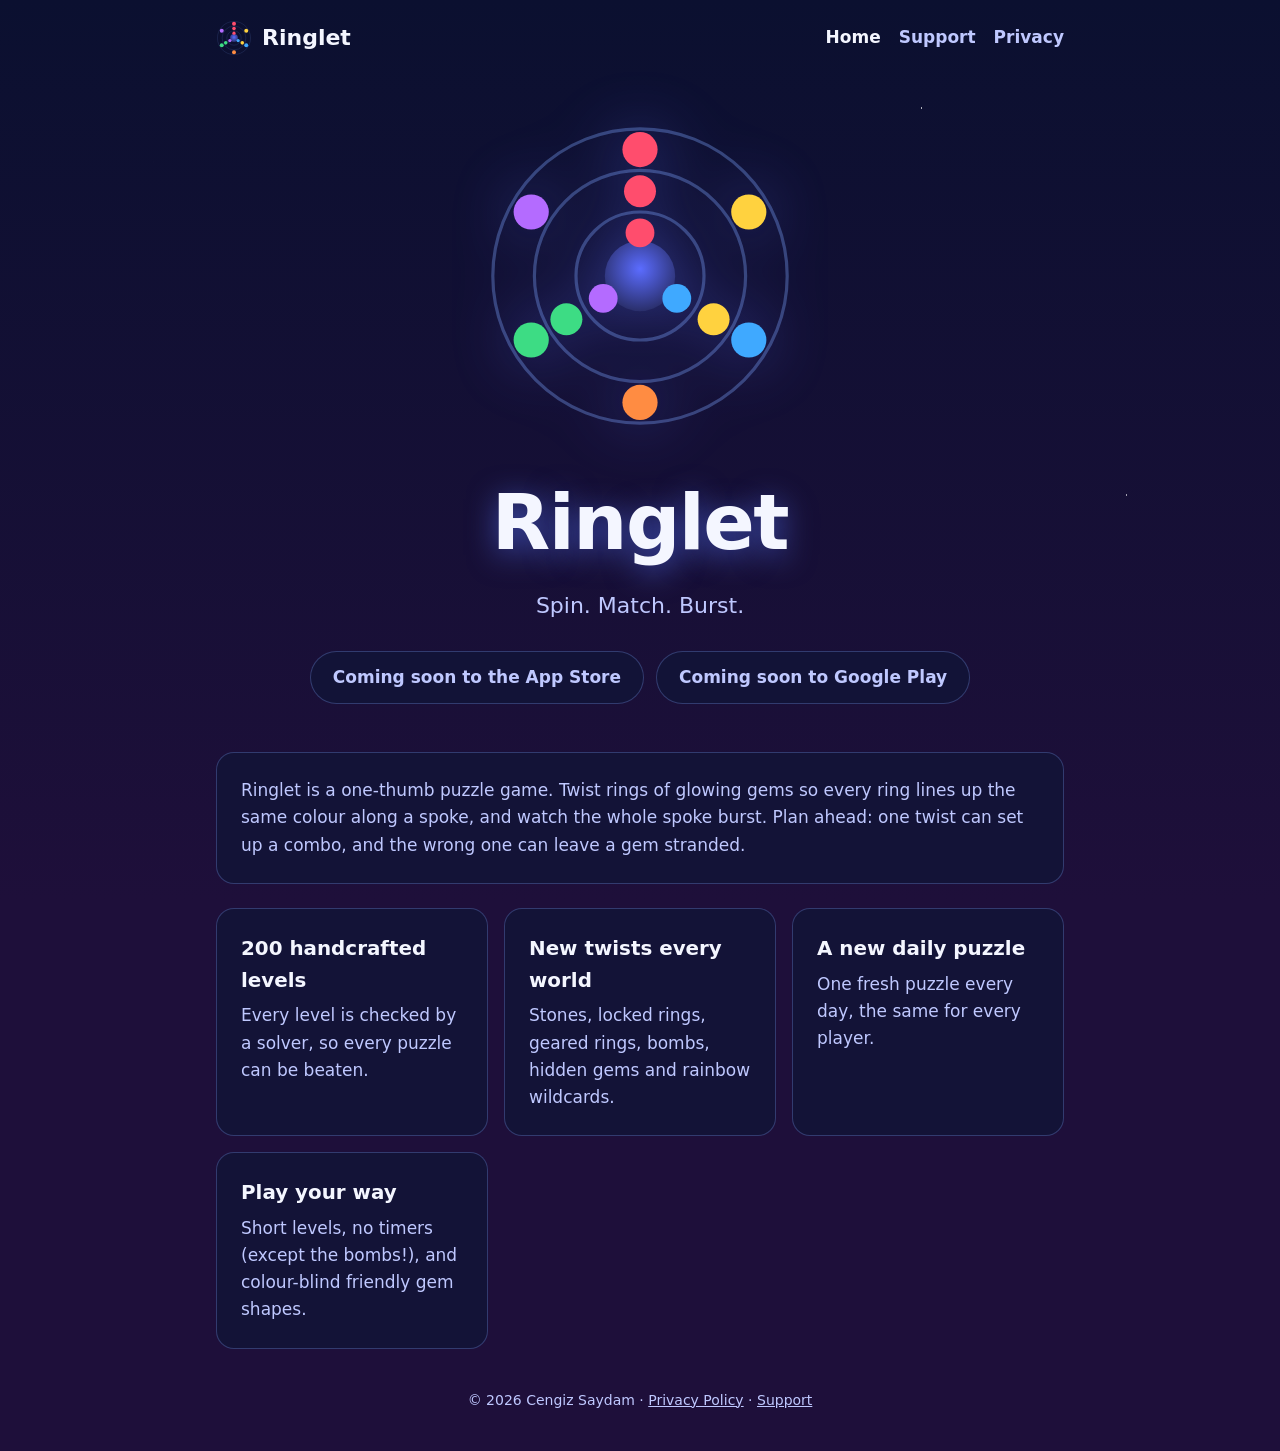
<file: index.html>
<!doctype html>
<html lang="en">
<head>
<meta charset="utf-8">
<meta name="viewport" content="width=device-width, initial-scale=1">
<title>Ringlet: Spin. Match. Burst.</title>
<meta name="description" content="Ringlet is a calm, clever puzzle game for iPhone and Android. Spin rings of glowing gems to line up colours and burst them.">
<meta name="theme-color" content="#0b1030">
<link rel="icon" href="logo.svg" type="image/svg+xml">
<link rel="stylesheet" href="style.css">
</head>
<body>
<header><div class="wrap">
  <a class="brand" href="index.html"><svg aria-hidden="true" xmlns="http://www.w3.org/2000/svg" viewBox="0 0 200 200" >
  <defs>
    <radialGradient id="hub" cx="50%" cy="40%" r="60%"><stop offset="0" stop-color="#5b6cff"/><stop offset="1" stop-color="#2a2f6b"/></radialGradient>
  </defs>
  <circle cx="100" cy="100" r="92" fill="none" stroke="#7fa6ff" stroke-opacity=".35" stroke-width="2"/>
  <circle cx="100" cy="100" r="66" fill="none" stroke="#7fa6ff" stroke-opacity=".35" stroke-width="2"/>
  <circle cx="100" cy="100" r="40" fill="none" stroke="#7fa6ff" stroke-opacity=".35" stroke-width="2"/>
  <circle cx="100" cy="100" r="22" fill="url(#hub)"/>
  <g>
    <circle cx="100" cy="21" r="11" fill="#ff4d6d"/><circle cx="100" cy="47" r="10" fill="#ff4d6d"/><circle cx="100" cy="73" r="9" fill="#ff4d6d"/>
    <circle cx="168" cy="140" r="11" fill="#3fa9ff"/><circle cx="146" cy="127" r="10" fill="#ffd23f"/><circle cx="123" cy="114" r="9" fill="#3fa9ff"/>
    <circle cx="32" cy="140" r="11" fill="#3ddc84"/><circle cx="54" cy="127" r="10" fill="#3ddc84"/><circle cx="77" cy="114" r="9" fill="#b46bff"/>
    <circle cx="168" cy="60" r="11" fill="#ffd23f"/><circle cx="32" cy="60" r="11" fill="#b46bff"/><circle cx="100" cy="179" r="11" fill="#ff8c42"/>
  </g>
</svg>
<span>Ringlet</span></a>
  <nav aria-label="Main"><a href="index.html" aria-current="page">Home</a><a href="support.html">Support</a><a href="privacy.html">Privacy</a></nav>
</div></header>
<main class="wrap">

<section class="hero">
  <svg aria-hidden="true" xmlns="http://www.w3.org/2000/svg" viewBox="0 0 200 200" role="img" aria-label="Ringlet">
  <defs>
    <radialGradient id="hub" cx="50%" cy="40%" r="60%"><stop offset="0" stop-color="#5b6cff"/><stop offset="1" stop-color="#2a2f6b"/></radialGradient>
  </defs>
  <circle cx="100" cy="100" r="92" fill="none" stroke="#7fa6ff" stroke-opacity=".35" stroke-width="2"/>
  <circle cx="100" cy="100" r="66" fill="none" stroke="#7fa6ff" stroke-opacity=".35" stroke-width="2"/>
  <circle cx="100" cy="100" r="40" fill="none" stroke="#7fa6ff" stroke-opacity=".35" stroke-width="2"/>
  <circle cx="100" cy="100" r="22" fill="url(#hub)"/>
  <g>
    <circle cx="100" cy="21" r="11" fill="#ff4d6d"/><circle cx="100" cy="47" r="10" fill="#ff4d6d"/><circle cx="100" cy="73" r="9" fill="#ff4d6d"/>
    <circle cx="168" cy="140" r="11" fill="#3fa9ff"/><circle cx="146" cy="127" r="10" fill="#ffd23f"/><circle cx="123" cy="114" r="9" fill="#3fa9ff"/>
    <circle cx="32" cy="140" r="11" fill="#3ddc84"/><circle cx="54" cy="127" r="10" fill="#3ddc84"/><circle cx="77" cy="114" r="9" fill="#b46bff"/>
    <circle cx="168" cy="60" r="11" fill="#ffd23f"/><circle cx="32" cy="60" r="11" fill="#b46bff"/><circle cx="100" cy="179" r="11" fill="#ff8c42"/>
  </g>
</svg>

  <h1>Ringlet</h1>
  <p class="tagline">Spin. Match. Burst.</p>
  <div class="badges">
    <span class="badge">Coming soon to the App Store</span>
    <span class="badge">Coming soon to Google Play</span>
  </div>
</section>

<section class="card">
  <p>Ringlet is a one-thumb puzzle game. Twist rings of glowing gems so every ring lines up the same colour along a spoke,
  and watch the whole spoke burst. Plan ahead: one twist can set up a combo, and the wrong one can leave a gem stranded.</p>
</section>

<section class="grid" aria-label="Features">
  <div class="card"><h3>200 handcrafted levels</h3><p>Every level is checked by a solver, so every puzzle can be beaten.</p></div>
  <div class="card"><h3>New twists every world</h3><p>Stones, locked rings, geared rings, bombs, hidden gems and rainbow wildcards.</p></div>
  <div class="card"><h3>A new daily puzzle</h3><p>One fresh puzzle every day, the same for every player.</p></div>
  <div class="card"><h3>Play your way</h3><p>Short levels, no timers (except the bombs!), and colour-blind friendly gem shapes.</p></div>
</section>

</main>
<footer><div class="wrap">
  &copy; 2026 Cengiz Saydam &middot; <a href="privacy.html">Privacy Policy</a> &middot; <a href="support.html">Support</a>
</div></footer>
</body>
</html>
</file>
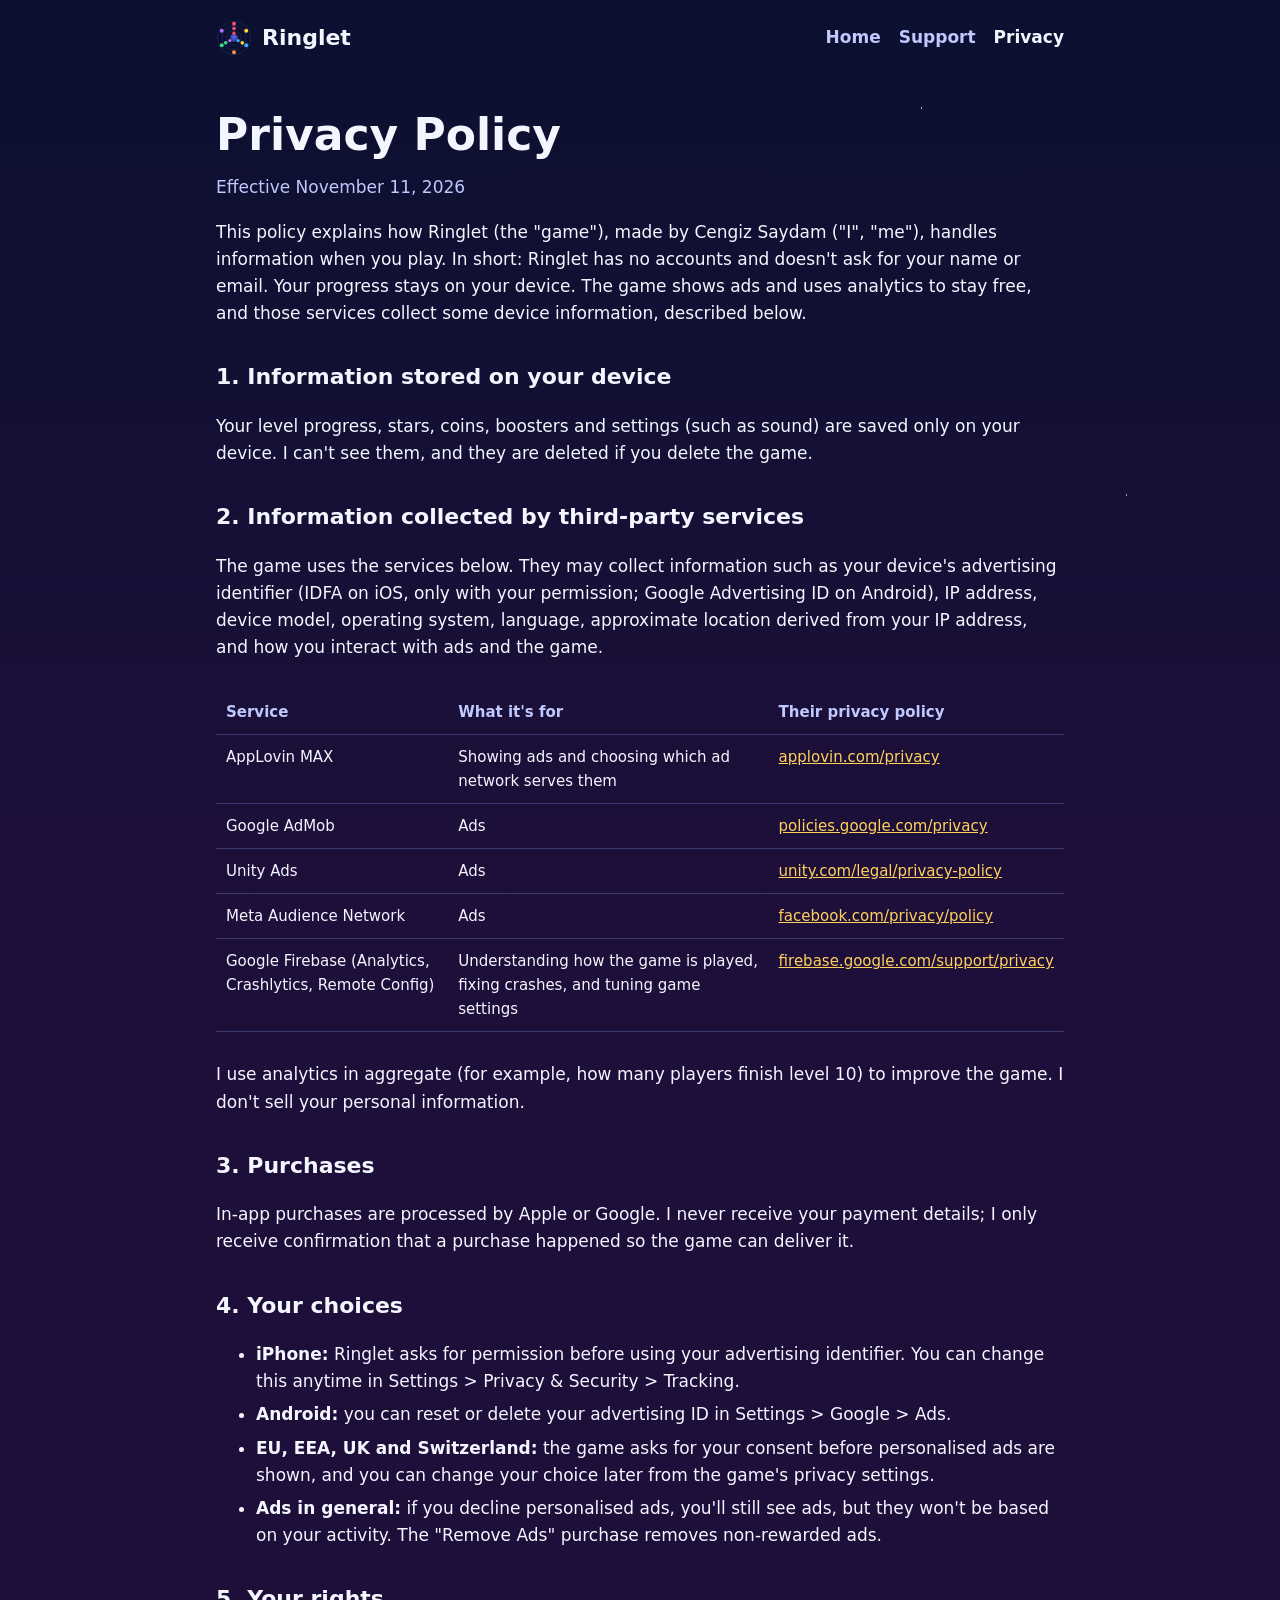
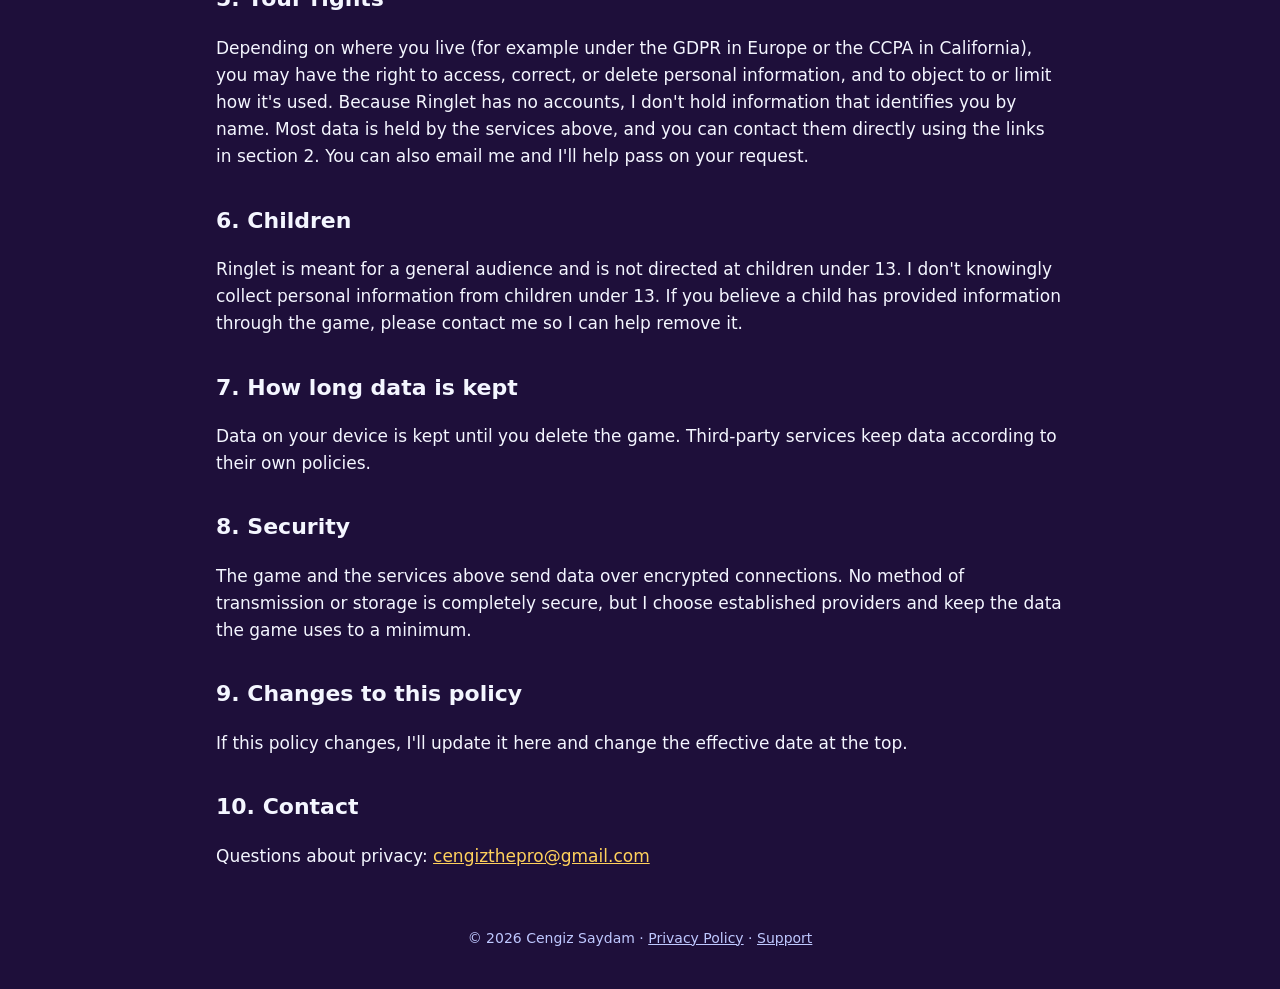
<file: privacy.html>
<!doctype html>
<html lang="en">
<head>
<meta charset="utf-8">
<meta name="viewport" content="width=device-width, initial-scale=1">
<title>Ringlet: Privacy Policy</title>
<meta name="description" content="How the Ringlet game handles your data.">
<meta name="theme-color" content="#0b1030">
<link rel="icon" href="logo.svg" type="image/svg+xml">
<link rel="stylesheet" href="style.css">
</head>
<body>
<header><div class="wrap">
  <a class="brand" href="index.html"><svg aria-hidden="true" xmlns="http://www.w3.org/2000/svg" viewBox="0 0 200 200" >
  <defs>
    <radialGradient id="hub" cx="50%" cy="40%" r="60%"><stop offset="0" stop-color="#5b6cff"/><stop offset="1" stop-color="#2a2f6b"/></radialGradient>
  </defs>
  <circle cx="100" cy="100" r="92" fill="none" stroke="#7fa6ff" stroke-opacity=".35" stroke-width="2"/>
  <circle cx="100" cy="100" r="66" fill="none" stroke="#7fa6ff" stroke-opacity=".35" stroke-width="2"/>
  <circle cx="100" cy="100" r="40" fill="none" stroke="#7fa6ff" stroke-opacity=".35" stroke-width="2"/>
  <circle cx="100" cy="100" r="22" fill="url(#hub)"/>
  <g>
    <circle cx="100" cy="21" r="11" fill="#ff4d6d"/><circle cx="100" cy="47" r="10" fill="#ff4d6d"/><circle cx="100" cy="73" r="9" fill="#ff4d6d"/>
    <circle cx="168" cy="140" r="11" fill="#3fa9ff"/><circle cx="146" cy="127" r="10" fill="#ffd23f"/><circle cx="123" cy="114" r="9" fill="#3fa9ff"/>
    <circle cx="32" cy="140" r="11" fill="#3ddc84"/><circle cx="54" cy="127" r="10" fill="#3ddc84"/><circle cx="77" cy="114" r="9" fill="#b46bff"/>
    <circle cx="168" cy="60" r="11" fill="#ffd23f"/><circle cx="32" cy="60" r="11" fill="#b46bff"/><circle cx="100" cy="179" r="11" fill="#ff8c42"/>
  </g>
</svg>
<span>Ringlet</span></a>
  <nav aria-label="Main"><a href="index.html">Home</a><a href="support.html">Support</a><a href="privacy.html" aria-current="page">Privacy</a></nav>
</div></header>
<main class="wrap">

<article>
<h1>Privacy Policy</h1>
<p class="meta">Effective November 11, 2026</p>

<p>This policy explains how Ringlet (the "game"), made by Cengiz Saydam ("I", "me"), handles information when you play.
In short: Ringlet has no accounts and doesn't ask for your name or email. Your progress stays on your device.
The game shows ads and uses analytics to stay free, and those services collect some device information, described below.</p>

<h2>1. Information stored on your device</h2>
<p>Your level progress, stars, coins, boosters and settings (such as sound) are saved only on your device. I can't see them, and they are deleted if you delete the game.</p>

<h2>2. Information collected by third-party services</h2>
<p>The game uses the services below. They may collect information such as your device's advertising identifier (IDFA on iOS, only with your permission; Google Advertising ID on Android), IP address, device model, operating system, language, approximate location derived from your IP address, and how you interact with ads and the game.</p>
<div class="table-scroll"><table>
<thead><tr><th>Service</th><th>What it's for</th><th>Their privacy policy</th></tr></thead>
<tbody>
<tr><td>AppLovin MAX</td><td>Showing ads and choosing which ad network serves them</td><td><a href="https://www.applovin.com/privacy/">applovin.com/privacy</a></td></tr>
<tr><td>Google AdMob</td><td>Ads</td><td><a href="https://policies.google.com/privacy">policies.google.com/privacy</a></td></tr>
<tr><td>Unity Ads</td><td>Ads</td><td><a href="https://unity.com/legal/privacy-policy">unity.com/legal/privacy-policy</a></td></tr>
<tr><td>Meta Audience Network</td><td>Ads</td><td><a href="https://www.facebook.com/privacy/policy/">facebook.com/privacy/policy</a></td></tr>
<tr><td>Google Firebase (Analytics, Crashlytics, Remote Config)</td><td>Understanding how the game is played, fixing crashes, and tuning game settings</td><td><a href="https://firebase.google.com/support/privacy">firebase.google.com/support/privacy</a></td></tr>
</tbody></table></div>
<p>I use analytics in aggregate (for example, how many players finish level 10) to improve the game. I don't sell your personal information.</p>

<h2>3. Purchases</h2>
<p>In-app purchases are processed by Apple or Google. I never receive your payment details; I only receive confirmation that a purchase happened so the game can deliver it.</p>

<h2>4. Your choices</h2>
<ul>
<li><strong>iPhone:</strong> Ringlet asks for permission before using your advertising identifier. You can change this anytime in Settings &gt; Privacy &amp; Security &gt; Tracking.</li>
<li><strong>Android:</strong> you can reset or delete your advertising ID in Settings &gt; Google &gt; Ads.</li>
<li><strong>EU, EEA, UK and Switzerland:</strong> the game asks for your consent before personalised ads are shown, and you can change your choice later from the game's privacy settings.</li>
<li><strong>Ads in general:</strong> if you decline personalised ads, you'll still see ads, but they won't be based on your activity. The "Remove Ads" purchase removes non-rewarded ads.</li>
</ul>

<h2>5. Your rights</h2>
<p>Depending on where you live (for example under the GDPR in Europe or the CCPA in California), you may have the right to access, correct, or delete personal information, and to object to or limit how it's used. Because Ringlet has no accounts, I don't hold information that identifies you by name. Most data is held by the services above, and you can contact them directly using the links in section 2. You can also email me and I'll help pass on your request.</p>

<h2>6. Children</h2>
<p>Ringlet is meant for a general audience and is not directed at children under 13. I don't knowingly collect personal information from children under 13. If you believe a child has provided information through the game, please contact me so I can help remove it.</p>

<h2>7. How long data is kept</h2>
<p>Data on your device is kept until you delete the game. Third-party services keep data according to their own policies.</p>

<h2>8. Security</h2>
<p>The game and the services above send data over encrypted connections. No method of transmission or storage is completely secure, but I choose established providers and keep the data the game uses to a minimum.</p>

<h2>9. Changes to this policy</h2>
<p>If this policy changes, I'll update it here and change the effective date at the top.</p>

<h2>10. Contact</h2>
<p>Questions about privacy: <a href="mailto:cengizthepro@gmail.com?subject=Ringlet%20privacy">cengizthepro@gmail.com</a></p>
</article>

</main>
<footer><div class="wrap">
  &copy; 2026 Cengiz Saydam &middot; <a href="privacy.html">Privacy Policy</a> &middot; <a href="support.html">Support</a>
</div></footer>
</body>
</html>
</file>
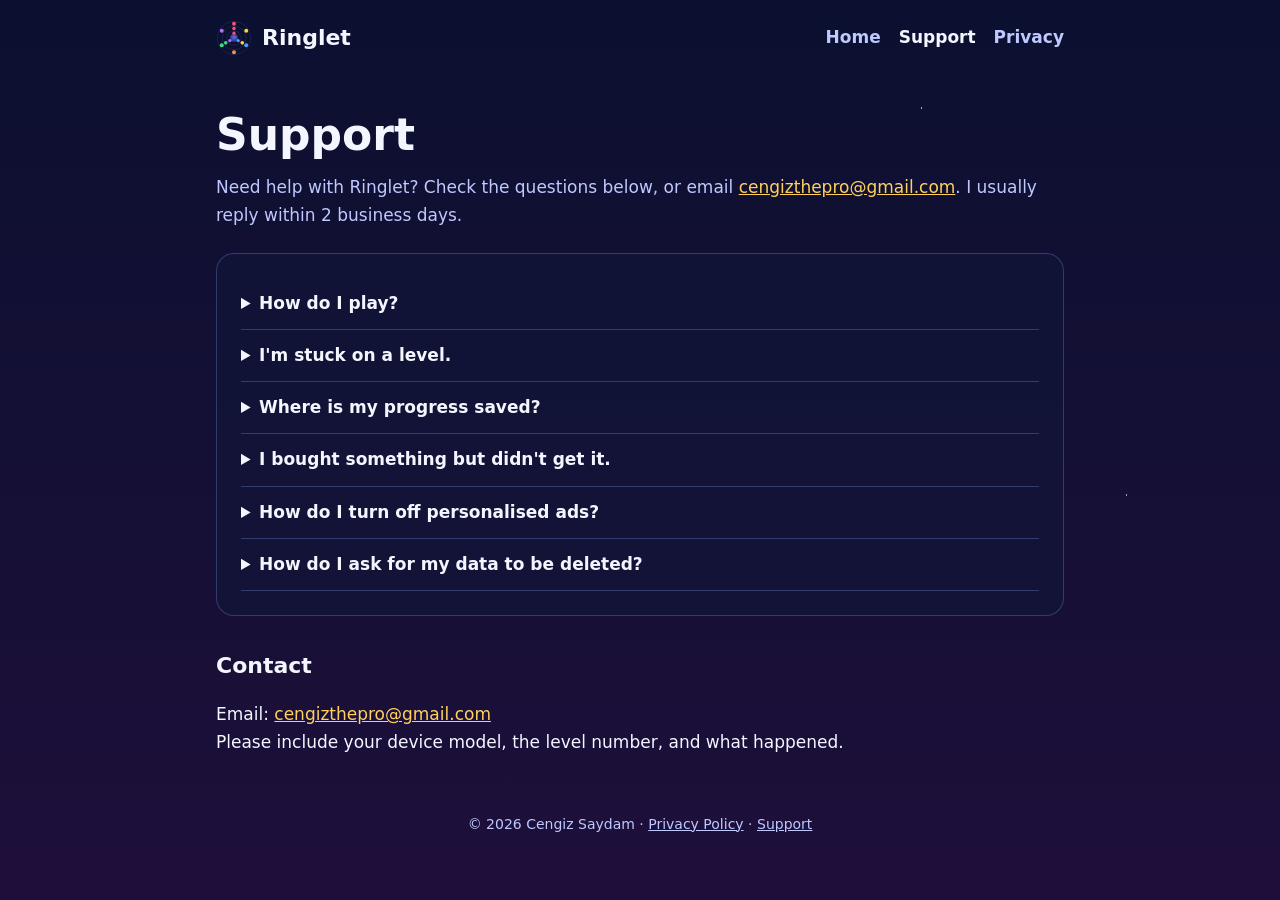
<file: support.html>
<!doctype html>
<html lang="en">
<head>
<meta charset="utf-8">
<meta name="viewport" content="width=device-width, initial-scale=1">
<title>Ringlet: Support</title>
<meta name="description" content="Help and contact for the Ringlet puzzle game.">
<meta name="theme-color" content="#0b1030">
<link rel="icon" href="logo.svg" type="image/svg+xml">
<link rel="stylesheet" href="style.css">
</head>
<body>
<header><div class="wrap">
  <a class="brand" href="index.html"><svg aria-hidden="true" xmlns="http://www.w3.org/2000/svg" viewBox="0 0 200 200" >
  <defs>
    <radialGradient id="hub" cx="50%" cy="40%" r="60%"><stop offset="0" stop-color="#5b6cff"/><stop offset="1" stop-color="#2a2f6b"/></radialGradient>
  </defs>
  <circle cx="100" cy="100" r="92" fill="none" stroke="#7fa6ff" stroke-opacity=".35" stroke-width="2"/>
  <circle cx="100" cy="100" r="66" fill="none" stroke="#7fa6ff" stroke-opacity=".35" stroke-width="2"/>
  <circle cx="100" cy="100" r="40" fill="none" stroke="#7fa6ff" stroke-opacity=".35" stroke-width="2"/>
  <circle cx="100" cy="100" r="22" fill="url(#hub)"/>
  <g>
    <circle cx="100" cy="21" r="11" fill="#ff4d6d"/><circle cx="100" cy="47" r="10" fill="#ff4d6d"/><circle cx="100" cy="73" r="9" fill="#ff4d6d"/>
    <circle cx="168" cy="140" r="11" fill="#3fa9ff"/><circle cx="146" cy="127" r="10" fill="#ffd23f"/><circle cx="123" cy="114" r="9" fill="#3fa9ff"/>
    <circle cx="32" cy="140" r="11" fill="#3ddc84"/><circle cx="54" cy="127" r="10" fill="#3ddc84"/><circle cx="77" cy="114" r="9" fill="#b46bff"/>
    <circle cx="168" cy="60" r="11" fill="#ffd23f"/><circle cx="32" cy="60" r="11" fill="#b46bff"/><circle cx="100" cy="179" r="11" fill="#ff8c42"/>
  </g>
</svg>
<span>Ringlet</span></a>
  <nav aria-label="Main"><a href="index.html">Home</a><a href="support.html" aria-current="page">Support</a><a href="privacy.html">Privacy</a></nav>
</div></header>
<main class="wrap">

<article>
<h1>Support</h1>
<p class="meta">Need help with Ringlet? Check the questions below, or email
<a href="mailto:cengizthepro@gmail.com?subject=Ringlet%20support">cengizthepro@gmail.com</a>. I usually reply within 2 business days.</p>

<div class="card">
<details><summary>How do I play?</summary>
<p>Drag a ring to turn it. When every ring has a gem of the same colour on one spoke, that spoke bursts. Clear the board before you run out of moves.</p></details>
<details><summary>I'm stuck on a level.</summary>
<p>Try the Hint booster: it shows a good next move. Undo takes back your last move, and Restart gives you a fresh try. Every level has been checked to be solvable.</p></details>
<details><summary>Where is my progress saved?</summary>
<p>On your device. Deleting the app also deletes your progress, so it won't carry over to a new phone yet.</p></details>
<details><summary>I bought something but didn't get it.</summary>
<p>Purchases are handled by Apple or Google. Restart the game first. If it's still missing, email me with your device type and the date of the purchase. Refunds are handled through the App Store or Google Play.</p></details>
<details><summary>How do I turn off personalised ads?</summary>
<p>On iPhone, Ringlet asks before tracking; you can change this anytime in Settings &gt; Privacy &amp; Security &gt; Tracking. On Android, go to Settings &gt; Google &gt; Ads and delete or reset your advertising ID. In the EU and UK you can also change your choice from the privacy message in the game.</p></details>
<details><summary>How do I ask for my data to be deleted?</summary>
<p>Ringlet has no accounts, so I don't hold data that identifies you by name. To ask the ad and analytics partners to delete data linked to your device, email me and see the <a href="privacy.html">Privacy Policy</a> for details.</p></details>
</div>

<h2>Contact</h2>
<p>Email: <a href="mailto:cengizthepro@gmail.com?subject=Ringlet%20support">cengizthepro@gmail.com</a><br>
Please include your device model, the level number, and what happened.</p>
</article>

</main>
<footer><div class="wrap">
  &copy; 2026 Cengiz Saydam &middot; <a href="privacy.html">Privacy Policy</a> &middot; <a href="support.html">Support</a>
</div></footer>
</body>
</html>
</file>
<file: style.css>
/* Ringlet website — "Cosmic gems" theme, matching the game. */
:root {
  --sky-top: #0b1030;
  --sky-bottom: #1e0f3a;
  --panel: rgba(18, 21, 56, 0.85);
  --edge: rgba(128, 166, 255, 0.28);
  --text: #f4f6ff;
  --soft: #bfc8ff;
  --accent: #5b6cff;
  --gold: #ffd15c;
  --radius: 18px;
  --max: 880px;
}
* { box-sizing: border-box; }
html { background: var(--sky-bottom); }
body {
  margin: 0;
  min-height: 100vh;
  color: var(--text);
  font: 17px/1.6 system-ui, -apple-system, "Segoe UI", Roboto, Helvetica, Arial, sans-serif;
  background:
    radial-gradient(1px 1px at 12% 18%, #fff8 50%, transparent 51%),
    radial-gradient(1.5px 1.5px at 72% 12%, #fffa 50%, transparent 51%),
    radial-gradient(1px 1px at 40% 70%, #fff7 50%, transparent 51%),
    radial-gradient(1.5px 1.5px at 88% 55%, #fff9 50%, transparent 51%),
    radial-gradient(1px 1px at 22% 88%, #fff6 50%, transparent 51%),
    radial-gradient(1px 1px at 60% 38%, #fff6 50%, transparent 51%),
    linear-gradient(180deg, var(--sky-top), var(--sky-bottom));
  background-attachment: fixed;
}
a { color: var(--gold); }
a:hover { color: #fff; }
.wrap { max-width: var(--max); margin: 0 auto; padding: 0 16px; }

header { padding: 20px 0; }
header .wrap { display: flex; align-items: center; justify-content: space-between; gap: 16px; flex-wrap: wrap; }
.brand { display: flex; align-items: center; gap: 10px; color: var(--text); text-decoration: none; font-weight: 700; font-size: 22px; }
.brand svg { width: 36px; height: 36px; }
nav { display: flex; gap: 18px; flex-wrap: wrap; }
nav a { color: var(--soft); text-decoration: none; font-weight: 600; }
nav a:hover, nav a[aria-current="page"] { color: var(--text); }

.hero { text-align: center; padding: 40px 0 24px; }
.hero svg { width: min(320px, 80vw); height: auto; filter: drop-shadow(0 0 30px rgba(91, 108, 255, 0.45)); }
.hero h1 { font-size: clamp(44px, 9vw, 76px); margin: 18px 0 4px; letter-spacing: -0.02em; text-shadow: 0 6px 30px rgba(90, 120, 255, 0.6); }
.tagline { color: var(--soft); font-size: clamp(18px, 3vw, 22px); margin: 0 0 28px; }
.badges { display: flex; justify-content: center; gap: 12px; flex-wrap: wrap; }
.badge {
  display: inline-block; padding: 12px 22px; border-radius: 999px; font-weight: 700;
  background: var(--panel); border: 1px solid var(--edge); color: var(--soft); text-decoration: none;
}

.card { background: var(--panel); border: 1px solid var(--edge); border-radius: var(--radius); padding: 24px; margin: 24px 0; }
.grid { display: grid; grid-template-columns: repeat(auto-fit, minmax(220px, 1fr)); gap: 16px; }
.grid .card { margin: 0; }
.card h3 { margin: 0 0 6px; }
.card p { margin: 0; color: var(--soft); }

article h1 { font-size: clamp(32px, 6vw, 44px); margin: 24px 0 4px; }
article h2 { margin-top: 32px; font-size: 22px; }
article .meta { color: var(--soft); margin-top: 0; }
article li { margin: 6px 0; }
table { width: 100%; border-collapse: collapse; margin: 12px 0; font-size: 15px; }
th, td { text-align: left; padding: 10px; border-bottom: 1px solid var(--edge); vertical-align: top; }
th { color: var(--soft); font-weight: 600; }
.table-scroll { overflow-x: auto; }

details { border-bottom: 1px solid var(--edge); padding: 12px 0; }
summary { cursor: pointer; font-weight: 700; }
details p { color: var(--soft); margin: 8px 0 0; }

footer { color: var(--soft); font-size: 14px; padding: 40px 0; text-align: center; }
footer a { color: var(--soft); }
</file>
